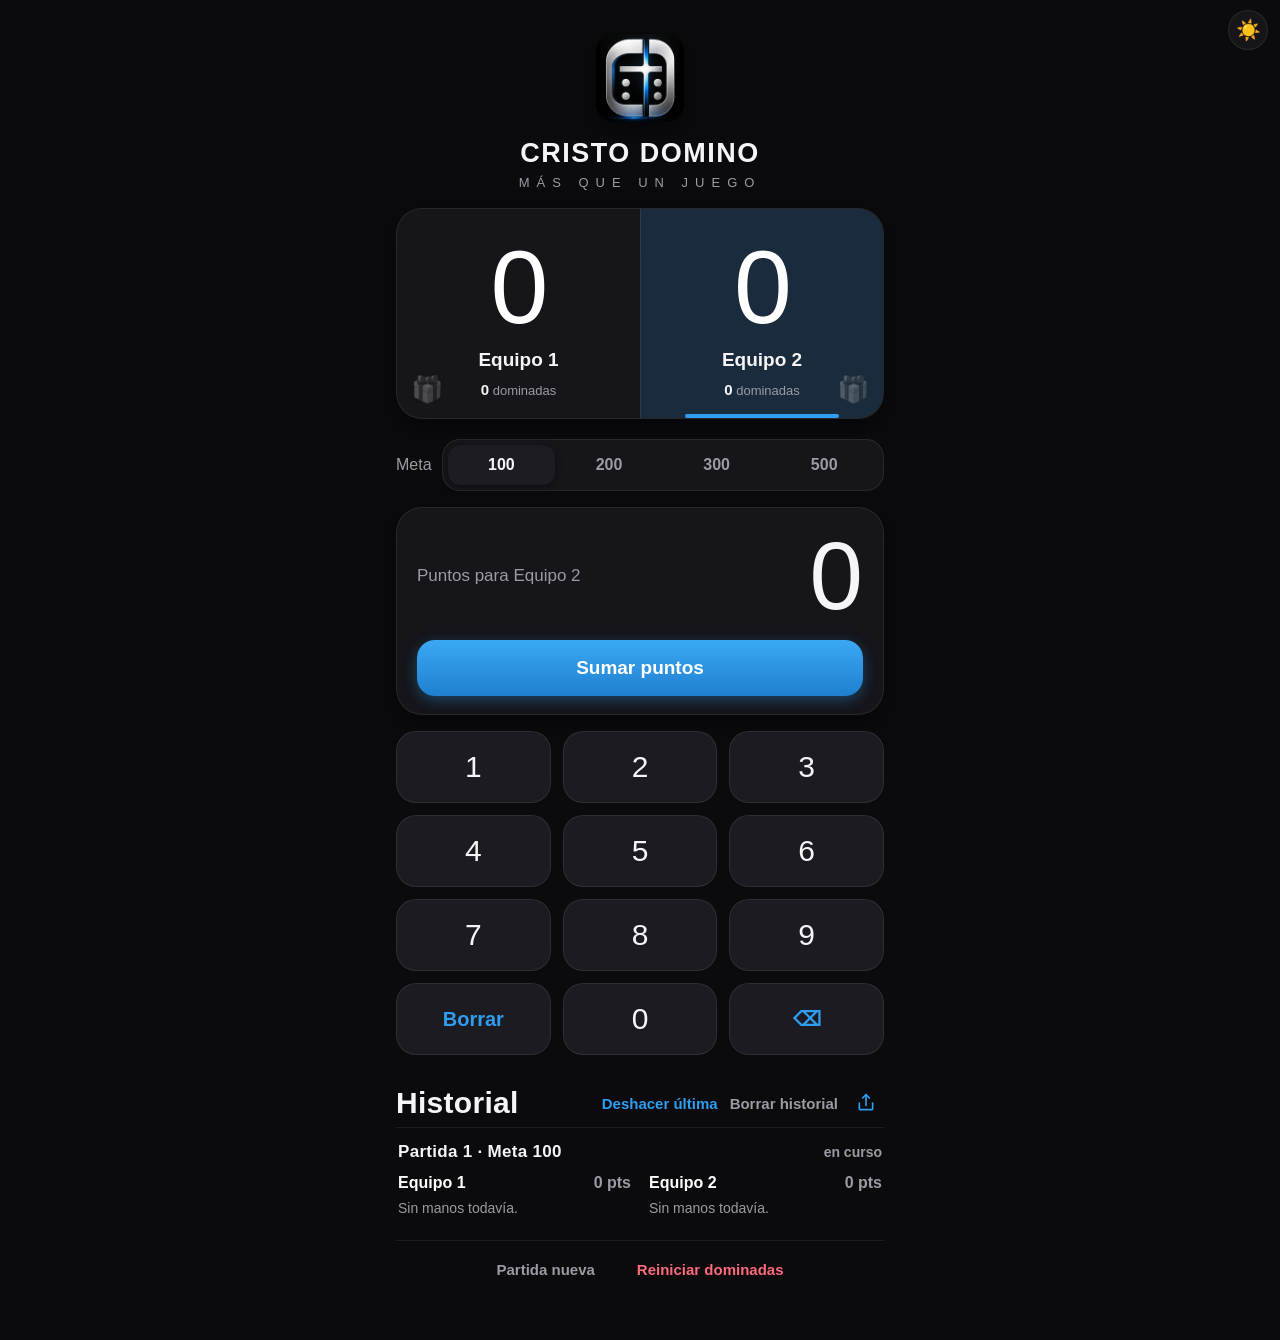
<file: index.html>
<!DOCTYPE html>
<html lang="es">
<head>
<meta charset="UTF-8">
<meta name="viewport" content="width=device-width, initial-scale=1, viewport-fit=cover">
<meta name="theme-color" content="#0b0b0e">
<meta name="description" content="Cristo Domino — anotador de dominó. Más que un juego.">
<title>Cristo Domino — Anotador de dominó</title>
<link rel="manifest" href="manifest.json">
<link rel="icon" type="image/png" sizes="32x32" href="icons/favicon-32.png">
<link rel="icon" href="icons/favicon.ico">
<link rel="apple-touch-icon" href="icons/apple-touch-icon.png">
<link rel="stylesheet" href="styles.css">
</head>
<body>

<button id="themeToggle" class="theme-toggle" aria-label="Cambiar modo claro u oscuro">☀️</button>

<header class="header">
  <img class="logo" src="icons/icon-192.png" alt="Símbolo de Cristo Domino">
  <h1>CRISTO DOMINO</h1>
  <p class="motto">MÁS QUE UN JUEGO</p>
</header>

<main class="wrap">

  <!-- Modo espectador -->
  <div id="spectBar" class="spect-bar" hidden>👁️ Estás mirando la partida en vivo</div>
  <div id="spectWait" class="spect-wait" hidden>Conectando con la partida…</div>

  <!-- Cuadros de puntaje -->
  <section class="scores" aria-label="Puntajes">
    <div class="score-card" data-team="0" id="card0">
      <div class="score-num" id="num0" title="Toca para cambiar el color">0</div>
      <div class="score-name" id="name0" title="Toca para editar el nombre">Equipo 1</div>
      <div class="dominadas"><span id="dom0">0</span> dominadas</div>
      <div class="team-indicator"></div>
      <button class="gift locked" id="gift0" data-team="0" aria-label="Pullas del Equipo 1">🎁<span class="gift-lvl" id="giftLvl0" hidden></span></button>
    </div>
    <div class="score-card" data-team="1" id="card1">
      <div class="score-num" id="num1" title="Toca para cambiar el color">0</div>
      <div class="score-name" id="name1" title="Toca para editar el nombre">Equipo 2</div>
      <div class="dominadas"><span id="dom1">0</span> dominadas</div>
      <div class="team-indicator"></div>
      <button class="gift locked" id="gift1" data-team="1" aria-label="Pullas del Equipo 2">🎁<span class="gift-lvl" id="giftLvl1" hidden></span></button>
    </div>
  </section>

  <!-- Selector de meta -->
  <section class="meta-row" aria-label="Meta de puntos">
    <span class="meta-label">Meta</span>
    <div class="meta-seg" id="metaSeg" role="group" aria-label="Elegir meta">
      <button data-meta="100">100</button>
      <button data-meta="200">200</button>
      <button data-meta="300">300</button>
      <button data-meta="500">500</button>
    </div>
  </section>

  <!-- Panel de puntos -->
  <section class="panel" aria-label="Anotar puntos">
    <div class="panel-top">
      <span class="panel-title" id="panelTitle">Puntos para Equipo 2</span>
      <span class="entry" id="entryDisplay">0</span>
    </div>
    <button class="sum-btn" id="sumBtn">Sumar puntos</button>
  </section>

  <!-- Teclado -->
  <section class="keypad" aria-label="Teclado numérico">
    <button data-key="1">1</button>
    <button data-key="2">2</button>
    <button data-key="3">3</button>
    <button data-key="4">4</button>
    <button data-key="5">5</button>
    <button data-key="6">6</button>
    <button data-key="7">7</button>
    <button data-key="8">8</button>
    <button data-key="9">9</button>
    <button data-key="clear" class="accent-text">Borrar</button>
    <button data-key="0">0</button>
    <button data-key="back" class="accent-text" aria-label="Borrar un dígito">⌫</button>
  </section>

  <!-- Historial -->
  <section class="history" aria-label="Historial">
    <div class="history-head">
      <h2>Historial</h2>
      <div class="history-actions">
        <button id="undoBtn" class="link-btn accent">Deshacer última</button>
        <button id="clearHistoryBtn" class="link-btn muted">Borrar historial</button>
        <button id="shareBtn" class="icon-btn" aria-label="Compartir partida" title="Compartir partida"><svg viewBox="0 0 24 24" width="20" height="20" fill="none" stroke="currentColor" stroke-width="2" stroke-linecap="round" stroke-linejoin="round" aria-hidden="true"><path d="M4 12v7a1 1 0 0 0 1 1h14a1 1 0 0 0 1-1v-7"/><polyline points="16 6 12 2 8 6"/><line x1="12" y1="2" x2="12" y2="15"/></svg></button>
      </div>
    </div>
    <div id="historyBody"></div>
    <div class="history-foot">
      <button id="newGameBtn" class="link-btn muted">Partida nueva</button>
      <button id="resetDomBtn" class="link-btn danger">Reiniciar dominadas</button>
    </div>
  </section>

</main>

<!-- Modal de pullas -->
<div class="modal-backdrop" id="pullaBackdrop" hidden>
  <div class="pulla-sheet" role="dialog" aria-modal="true" aria-labelledby="pullaTitle">
    <button class="sheet-close" id="pullaClose" aria-label="Cerrar">✕</button>
    <h3 id="pullaTitle">Pullas</h3>
    <div id="pullaGroups"></div>
  </div>
</div>

<!-- Aviso de ganador -->
<div class="modal-backdrop" id="winnerBackdrop" hidden>
  <div class="winner-card" role="alertdialog" aria-modal="true">
    <div class="winner-emoji">🏆</div>
    <h3 id="winnerTitle">¡Equipo 2 ganó la partida!</h3>
    <p id="winnerSub"></p>
    <button class="sum-btn" id="winnerOk">Aceptar</button>
  </div>
</div>

<!-- Aviso de ganador (espectador: sin botones) -->
<div class="modal-backdrop" id="spectWin" hidden>
  <div class="winner-card" role="alertdialog" aria-modal="true">
    <div class="winner-emoji">🏆</div>
    <h3 id="spectWinTitle">¡Ganó la partida!</h3>
    <p id="spectWinSub"></p>
  </div>
</div>

<div class="toast" id="toast" role="status"></div>
<canvas id="confetti" aria-hidden="true"></canvas>

<script src="app.js"></script>
</body>
</html>
</file>
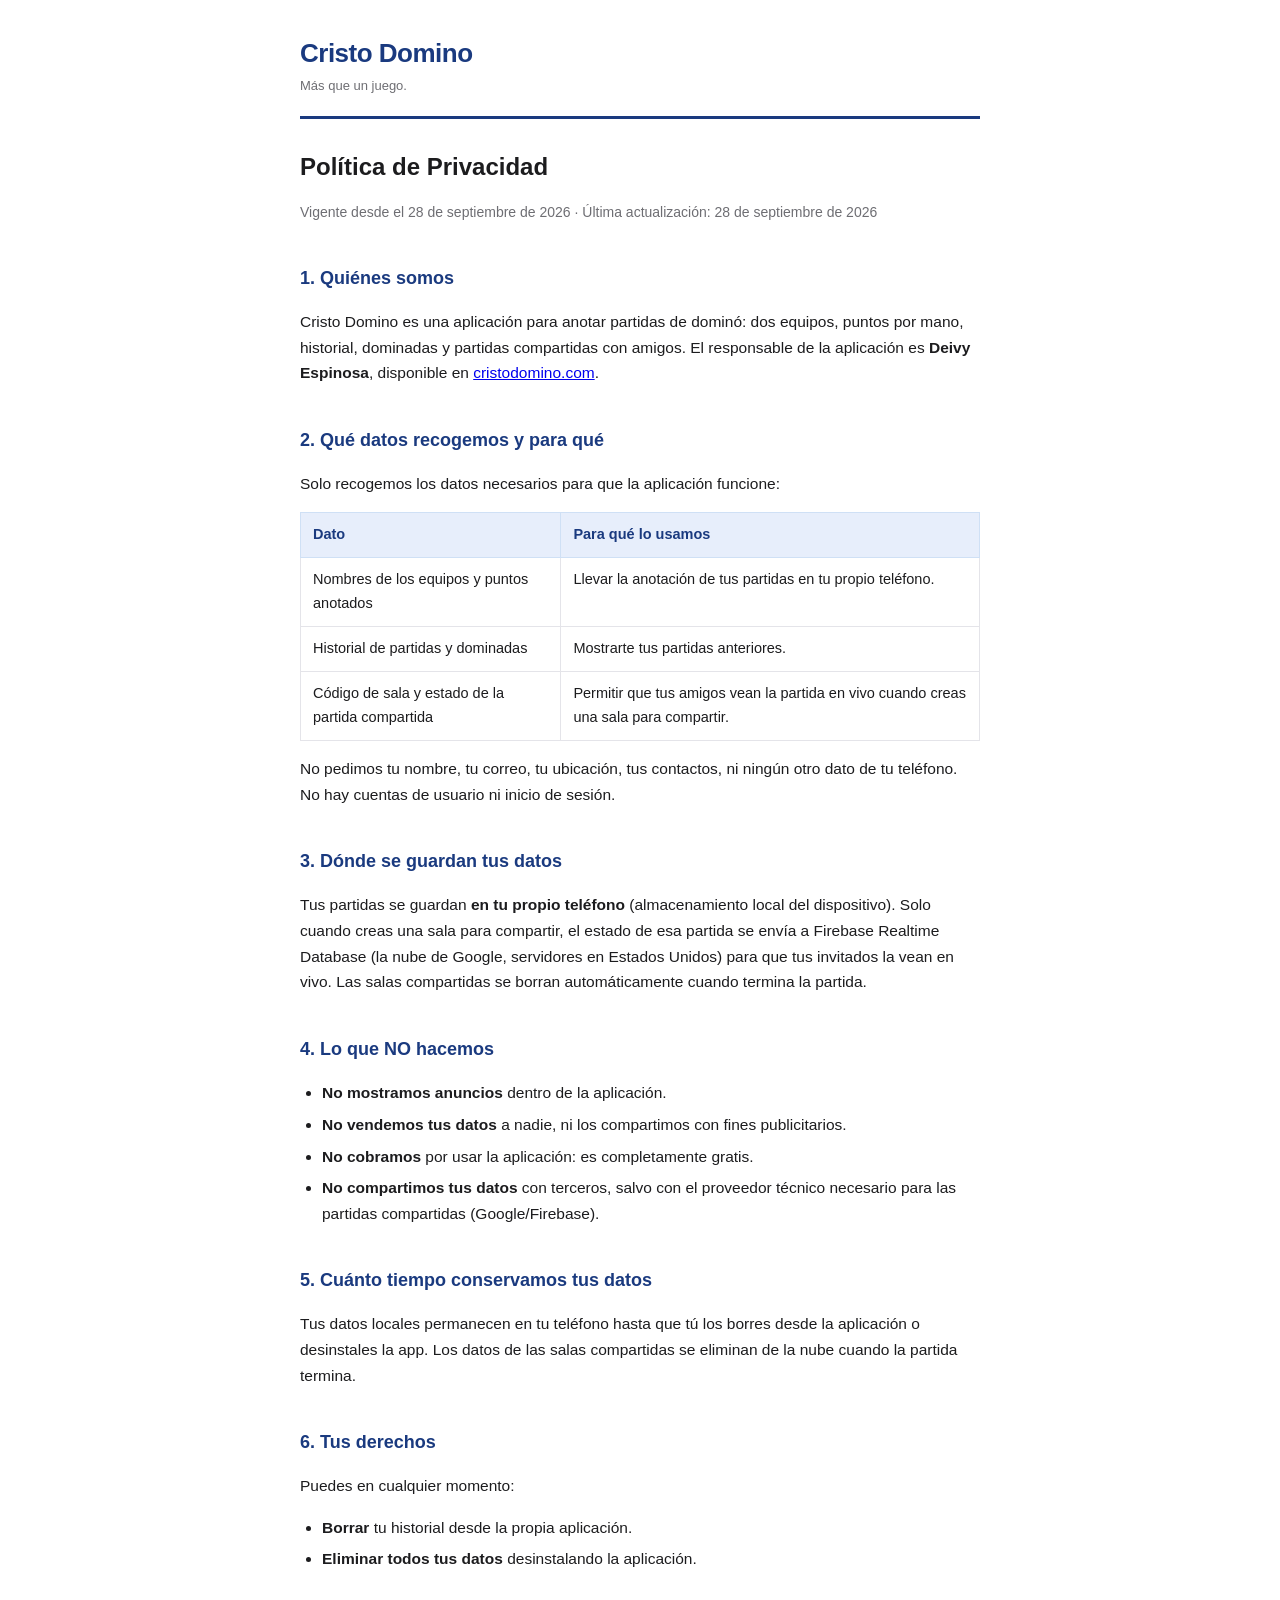
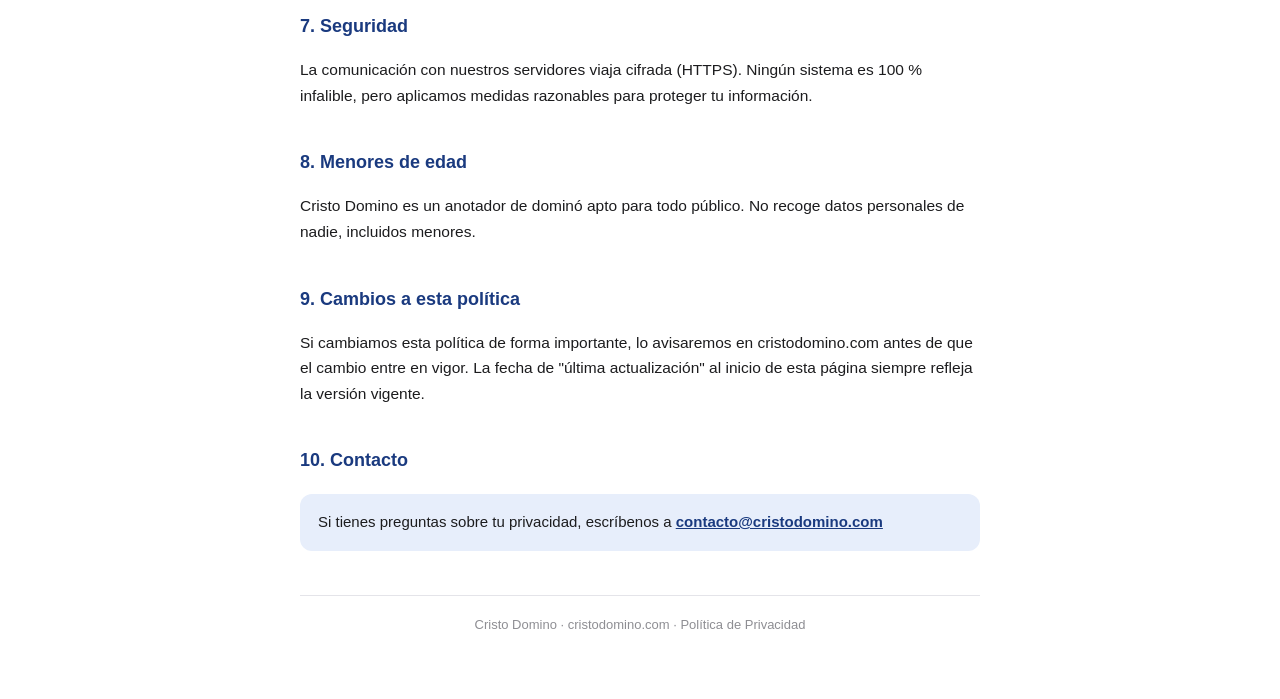
<file: privacidad.html>
<!DOCTYPE html>
<html lang="es">
<head>
<meta charset="utf-8">
<meta name="viewport" content="width=device-width, initial-scale=1">
<title>Política de Privacidad — Cristo Domino</title>
<style>
  *{box-sizing:border-box}
  body{margin:0;background:#ffffff;color:#1c1c1e;font-family:-apple-system,BlinkMacSystemFont,"Segoe UI",Roboto,Helvetica,Arial,sans-serif;line-height:1.65}
  .wrap{max-width:720px;margin:0 auto;padding:32px 20px 64px}
  header{border-bottom:3px solid #1a3a7f;padding-bottom:20px;margin-bottom:28px}
  header .brand{font-size:26px;font-weight:800;color:#1a3a7f;letter-spacing:-.5px}
  header .brand small{display:block;font-size:13px;font-weight:500;color:#6e6e73;letter-spacing:0}
  h1{font-size:24px;margin:6px 0 4px}
  .vigencia{color:#6e6e73;font-size:14px}
  h2{font-size:18px;color:#1a3a7f;margin:32px 0 10px;padding-top:8px}
  p,li{font-size:15.5px}
  ul{padding-left:22px}
  li{margin-bottom:6px}
  table{width:100%;border-collapse:collapse;margin:14px 0;font-size:14.5px}
  th{background:#e7eefb;color:#1a3a7f;text-align:left;padding:10px 12px;border:1px solid #cfe0f5}
  td{padding:10px 12px;border:1px solid #e4e4e9;vertical-align:top}
  .nota{background:#fff8e6;border:1px solid #f0d98c;border-radius:10px;padding:12px 16px;font-size:14px;margin:18px 0}
  .nota strong{color:#8a6d1a}
  .contacto{background:#e7eefb;border-radius:12px;padding:16px 18px;margin:18px 0;font-size:15px}
  .contacto a{color:#1a3a7f;font-weight:700}
  footer{margin-top:44px;padding-top:18px;border-top:1px solid #e4e4e9;color:#8e8e93;font-size:13px;text-align:center}
</style>
</head>
<body>
<div class="wrap">

<header>
  <div class="brand">Cristo Domino<small>Más que un juego.</small></div>
</header>

<h1>Política de Privacidad</h1>
<p class="vigencia">Vigente desde el 28 de septiembre de 2026 · Última actualización: 28 de septiembre de 2026</p>

<h2>1. Quiénes somos</h2>
<p>Cristo Domino es una aplicación para anotar partidas de dominó: dos equipos, puntos por mano, historial, dominadas y partidas compartidas con amigos. El responsable de la aplicación es <strong>Deivy Espinosa</strong>, disponible en <a href="https://cristodomino.com">cristodomino.com</a>.</p>

<h2>2. Qué datos recogemos y para qué</h2>
<p>Solo recogemos los datos necesarios para que la aplicación funcione:</p>
<table>
  <tr><th>Dato</th><th>Para qué lo usamos</th></tr>
  <tr><td>Nombres de los equipos y puntos anotados</td><td>Llevar la anotación de tus partidas en tu propio teléfono.</td></tr>
  <tr><td>Historial de partidas y dominadas</td><td>Mostrarte tus partidas anteriores.</td></tr>
  <tr><td>Código de sala y estado de la partida compartida</td><td>Permitir que tus amigos vean la partida en vivo cuando creas una sala para compartir.</td></tr>
</table>
<p>No pedimos tu nombre, tu correo, tu ubicación, tus contactos, ni ningún otro dato de tu teléfono. No hay cuentas de usuario ni inicio de sesión.</p>

<h2>3. Dónde se guardan tus datos</h2>
<p>Tus partidas se guardan <strong>en tu propio teléfono</strong> (almacenamiento local del dispositivo). Solo cuando creas una sala para compartir, el estado de esa partida se envía a Firebase Realtime Database (la nube de Google, servidores en Estados Unidos) para que tus invitados la vean en vivo. Las salas compartidas se borran automáticamente cuando termina la partida.</p>

<h2>4. Lo que NO hacemos</h2>
<ul>
  <li><strong>No mostramos anuncios</strong> dentro de la aplicación.</li>
  <li><strong>No vendemos tus datos</strong> a nadie, ni los compartimos con fines publicitarios.</li>
  <li><strong>No cobramos</strong> por usar la aplicación: es completamente gratis.</li>
  <li><strong>No compartimos tus datos</strong> con terceros, salvo con el proveedor técnico necesario para las partidas compartidas (Google/Firebase).</li>
</ul>

<h2>5. Cuánto tiempo conservamos tus datos</h2>
<p>Tus datos locales permanecen en tu teléfono hasta que tú los borres desde la aplicación o desinstales la app. Los datos de las salas compartidas se eliminan de la nube cuando la partida termina.</p>

<h2>6. Tus derechos</h2>
<p>Puedes en cualquier momento:</p>
<ul>
  <li><strong>Borrar</strong> tu historial desde la propia aplicación.</li>
  <li><strong>Eliminar todos tus datos</strong> desinstalando la aplicación.</li>
</ul>

<h2>7. Seguridad</h2>
<p>La comunicación con nuestros servidores viaja cifrada (HTTPS). Ningún sistema es 100&nbsp;% infalible, pero aplicamos medidas razonables para proteger tu información.</p>

<h2>8. Menores de edad</h2>
<p>Cristo Domino es un anotador de dominó apto para todo público. No recoge datos personales de nadie, incluidos menores.</p>

<h2>9. Cambios a esta política</h2>
<p>Si cambiamos esta política de forma importante, lo avisaremos en cristodomino.com antes de que el cambio entre en vigor. La fecha de "última actualización" al inicio de esta página siempre refleja la versión vigente.</p>

<h2>10. Contacto</h2>
<div class="contacto">
  Si tienes preguntas sobre tu privacidad, escríbenos a
  <a href="mailto:contacto@cristodomino.com">contacto@cristodomino.com</a>
</div>

<footer>Cristo Domino · cristodomino.com · Política de Privacidad</footer>

</div>
</body>
</html>
</file>
<file: styles.css>
/* Cristo Domino — estilos. Sin dependencias externas. */

:root{
  --bg:#0b0b0e;
  --card:#15151a;
  --card2:#1c1c22;
  --border:rgba(255,255,255,.08);
  --text:#f5f5f7;
  --muted:#9b9ba4;
  --accent:#2f9df0;
  --accent-strong:#1f7fd0;
  --sel-tint:rgba(47,157,240,.16);
  --key-bg:#1b1b21;
  --shadow:0 8px 24px rgba(0,0,0,.45);
  --sheet-bg:#17171c;
}

body.light{
  --bg:#f1f2f4;
  --card:#ffffff;
  --card2:#e9ebee;
  --border:rgba(0,0,0,.09);
  --text:#141417;
  --muted:#6b6b74;
  --sel-tint:rgba(47,157,240,.12);
  --key-bg:#e7e9ec;
  --shadow:0 8px 24px rgba(0,0,0,.12);
  --sheet-bg:#ffffff;
}

*{box-sizing:border-box;-webkit-tap-highlight-color:transparent;}

html,body{margin:0;padding:0;}

body{
  background:var(--bg);
  color:var(--text);
  font-family:-apple-system,BlinkMacSystemFont,"Segoe UI",Roboto,"Helvetica Neue",Arial,sans-serif;
  min-height:100dvh;
  transition:background .25s,color .25s;
}

body.modal-open{overflow:hidden;}

.wrap{
  max-width:520px;
  margin:0 auto;
  padding:0 16px 48px;
}

/* ---------- Botón de tema ---------- */
.theme-toggle{
  position:fixed;
  top:calc(10px + env(safe-area-inset-top));
  right:12px;
  z-index:60;
  width:40px;height:40px;
  border-radius:50%;
  border:1px solid var(--border);
  background:var(--card);
  font-size:20px;
  cursor:pointer;
  display:flex;align-items:center;justify-content:center;
}

/* ---------- Encabezado ---------- */
.header{
  text-align:center;
  padding:34px 16px 18px;
}
.header .logo{
  width:76px;height:76px;
  border-radius:18px;
  box-shadow:var(--shadow);
}
/* El logo nuevo trae su propio fondo negro: se muestra directo con bordes
   redondeados en ambos temas. */
.header h1{
  margin:12px 0 6px;
  font-size:27px;
  letter-spacing:1.5px;
  font-weight:800;
}
.header .motto{
  margin:0;
  color:var(--muted);
  font-size:13px;
  letter-spacing:7px;
  font-weight:500;
}

/* ---------- Cuadros de puntaje ---------- */
.scores{
  display:flex;
  border:1px solid var(--border);
  border-radius:26px;
  overflow:hidden;
  background:var(--card);
  box-shadow:var(--shadow);
}
.score-card{
  position:relative;
  flex:1 1 50%;
  padding:26px 10px 20px;
  text-align:center;
  cursor:pointer;
  transition:background .2s;
  border-left:1px solid var(--border);
}
.score-card:first-child{border-left:none;}
.score-card.selected{background:var(--sel-tint);}

.score-num{
  font-size:92px;
  font-weight:200;
  line-height:1;
  letter-spacing:-2px;
  user-select:none;
}
.score-name{
  margin-top:10px;
  font-size:19px;
  font-weight:700;
}
.score-name .edit-input{
  width:90%;
  font-size:19px;font-weight:700;
  text-align:center;
  color:var(--text);
  background:var(--card2);
  border:1px solid var(--accent);
  border-radius:10px;
  padding:4px 6px;
}
.dominadas{
  margin-top:10px;
  font-size:13px;
  color:var(--muted);
}
.dominadas span{font-weight:700;color:var(--text);font-size:15px;}
.team-indicator{
  position:absolute;
  left:18%;right:18%;bottom:0;
  height:4px;border-radius:4px;
  background:transparent;
}
.score-card.selected .team-indicator{background:var(--accent);}

.gift{
  position:absolute;
  bottom:10px;
  font-size:26px;
  background:none;border:none;
  cursor:pointer;
  padding:6px;
  line-height:1;
}
#gift0{left:8px;}
#gift1{right:8px;}
.gift.locked{filter:grayscale(1);opacity:.35;}
.gift.unlocked{filter:none;opacity:1;animation:giftGlow 2.4s ease-in-out infinite;}
.gift-lvl{
  position:absolute;top:0;right:0;
  min-width:18px;height:18px;line-height:18px;
  border-radius:9px;background:var(--accent);color:#fff;
  font-size:11px;font-weight:700;text-align:center;padding:0 4px;
}
@keyframes giftGlow{
  0%,100%{transform:scale(1);}
  50%{transform:scale(1.12);}
}

/* ---------- Botones tipo enlace ---------- */
.link-btn{
  background:none;border:none;
  color:var(--accent);
  font-size:15px;font-weight:600;
  cursor:pointer;
  padding:6px 4px;
}
.link-btn.muted{color:var(--muted);}
.link-btn.danger{color:#ff6b7a;}
.link-btn.accent{color:var(--accent);}
.discreet{
  display:block;margin:18px auto 0;
  background:none;border:none;
  color:var(--muted);
  font-size:13px;
  cursor:pointer;
  text-decoration:underline;
  opacity:.8;
}

/* ---------- Meta ---------- */
.meta-row{
  display:flex;align-items:center;
  margin:20px 0 0;
}
.meta-label{color:var(--muted);font-size:16px;margin-right:10px;}
.meta-seg{
  flex:1;
  display:flex;
  background:var(--card);
  border:1px solid var(--border);
  border-radius:18px;
  padding:5px;
}
.meta-seg button{
  flex:1;
  border:none;background:none;
  color:var(--muted);
  font-size:16px;font-weight:600;
  padding:11px 0;
  border-radius:13px;
  cursor:pointer;
}
.meta-seg button.active{
  background:var(--card2);
  color:var(--text);
  box-shadow:0 2px 8px rgba(0,0,0,.25);
}

/* ---------- Panel de puntos ---------- */
.panel{
  margin-top:16px;
  background:var(--card);
  border:1px solid var(--border);
  border-radius:26px;
  padding:20px 20px 18px;
  box-shadow:var(--shadow);
}
.panel-top{
  display:flex;align-items:center;justify-content:space-between;
  margin-bottom:16px;
  min-height:96px;
}
.panel-title{color:var(--muted);font-size:17px;}
.entry{
  font-size:96px;
  font-weight:200;
  line-height:1;
  color:var(--text);
  transition:font-size .15s;
  user-select:none;
}
.entry.shrink{font-size:58px;}
.entry.shake{animation:shake .3s;}
@keyframes shake{
  0%,100%{transform:translateX(0);}
  25%{transform:translateX(-7px);}
  75%{transform:translateX(7px);}
}
.sum-btn{
  width:100%;
  border:none;cursor:pointer;
  background:linear-gradient(180deg,#3aa9f5,#1f7fd0);
  color:#fff;
  font-size:19px;font-weight:700;
  padding:17px 0;
  border-radius:18px;
  box-shadow:0 4px 14px rgba(47,157,240,.35);
}
.sum-btn:active{transform:scale(.98);}

/* ---------- Teclado ---------- */
.keypad{
  display:grid;
  grid-template-columns:repeat(3,1fr);
  gap:12px;
  margin-top:16px;
}
.keypad button{
  border:1px solid var(--border);
  background:var(--key-bg);
  color:var(--text);
  font-size:30px;font-weight:500;
  padding:18px 0;
  border-radius:20px;
  cursor:pointer;
}
.keypad button:active{transform:scale(.96);background:var(--card2);}
.keypad .accent-text{color:var(--accent);font-size:20px;font-weight:600;}

/* ---------- Historial ---------- */
.history{margin-top:30px;}
.history-head{
  display:flex;align-items:center;justify-content:space-between;
  gap:8px;flex-wrap:wrap;
}
.history-head h2{margin:0;font-size:30px;font-weight:800;letter-spacing:.3px;min-width:0;}
.history-actions{display:flex;gap:8px;align-items:center;flex-wrap:wrap;justify-content:flex-end;min-width:0;}
.history-actions .link-btn{padding:6px 2px;white-space:nowrap;}

/* Botón de compartir: un solo ícono compacto (sin texto) */
.icon-btn{
  background:none;border:none;cursor:pointer;
  color:var(--accent);
  width:36px;height:36px;flex:0 0 auto;
  display:inline-flex;align-items:center;justify-content:center;
  padding:0;border-radius:10px;position:relative;
}
.icon-btn.sharing{color:#34c77b;}
.icon-btn.sharing::after{
  content:'';position:absolute;top:4px;right:4px;
  width:8px;height:8px;border-radius:50%;background:#34c77b;
}

/* Bloque por partida: "Partida N · Meta X" / "Ganó Equipo Y" (o "en curso") */
.hist-match{
  border-top:1px solid var(--border);
  padding:14px 2px 6px;
  margin-top:6px;
}
.hist-match-head{
  display:flex;align-items:baseline;justify-content:space-between;
  gap:8px;margin-bottom:12px;
}
.hist-match-title{
  color:var(--text);font-size:17px;font-weight:800;letter-spacing:.3px;
}
.hist-match-right{
  color:var(--muted);font-size:14px;font-weight:600;white-space:nowrap;
}
/* Dos columnas por equipo */
.hist-cols{display:flex;gap:18px;}
.hist-col{flex:1;min-width:0;}
.hist-col-head{
  display:flex;align-items:baseline;justify-content:space-between;
  gap:8px;margin-bottom:8px;
}
.hist-team{color:var(--text);font-size:16px;font-weight:800;white-space:nowrap;overflow:hidden;text-overflow:ellipsis;}
.hist-total{color:var(--muted);font-size:16px;font-weight:600;white-space:nowrap;}
.hist-row{
  display:flex;align-items:center;justify-content:space-between;
  padding:9px 2px;
  font-size:16px;
}
.hist-row .n{color:var(--muted);font-size:16px;}
.hist-row .pts{font-weight:800;}
.hist-empty{color:var(--muted);font-size:14px;margin:4px 0 8px;}

.history-foot{
  border-top:1px solid var(--border);
  margin-top:10px;padding:14px 0 8px;
  display:flex;justify-content:center;gap:34px;
}

/* ---------- Modal de pullas ---------- */
.modal-backdrop{
  position:fixed;inset:0;z-index:80;
  background:rgba(0,0,0,.62);
  display:flex;align-items:center;justify-content:center;
  padding:0 22px;
}
.modal-backdrop[hidden]{display:none;}
.pulla-sheet{
  width:100%;max-width:460px;
  max-height:72dvh;overflow-y:auto;
  background:var(--sheet-bg);
  border:1px solid var(--border);
  border-radius:24px;
  padding:22px 18px 26px;
  position:relative;
  box-shadow:var(--shadow);
  -webkit-overflow-scrolling:touch;
}
.pulla-sheet h3{margin:0 0 6px;font-size:21px;text-align:center;}
.sheet-close{
  position:absolute;top:10px;right:12px;
  background:none;border:none;
  color:var(--muted);font-size:20px;cursor:pointer;padding:8px;
}
.pulla-sec-title{
  margin:16px 0 4px;
  font-size:14px;font-weight:700;color:var(--muted);
  text-transform:uppercase;letter-spacing:1px;
}
.pulla-row{
  display:flex;gap:16px;
  overflow-x:auto;
  padding:14px 6px 16px;
  scroll-snap-type:x mandatory;
  -webkit-overflow-scrolling:touch;
  scrollbar-width:none;
}
.pulla-row::-webkit-scrollbar{display:none;}
.pulla-item{
  flex:0 0 auto;
  scroll-snap-align:center;
  display:flex;flex-direction:column;align-items:center;
  width:96px;
  background:none;border:none;cursor:pointer;
  color:var(--text);
}
.pulla-emoji{
  width:76px;height:76px;
  display:flex;align-items:center;justify-content:center;
  font-size:44px;
  background:var(--card2);
  border:1px solid var(--border);
  border-radius:50%;
  margin-bottom:8px;
}
.pulla-item:active .pulla-emoji{transform:scale(.92);}
.pulla-name{font-size:13px;font-weight:600;text-align:center;line-height:1.25;}
.pulla-hint{color:var(--muted);font-size:14px;text-align:center;margin:14px 6px 0;}

/* ---------- Ganador ---------- */
.winner-card{
  width:100%;max-width:380px;
  background:var(--sheet-bg);
  border:1px solid var(--border);
  border-radius:26px;
  padding:30px 24px 24px;
  text-align:center;
  box-shadow:var(--shadow);
}
.winner-emoji{font-size:64px;}
.winner-card h3{margin:12px 0 6px;font-size:23px;}
.winner-card p{color:var(--muted);margin:6px 0;}
.winner-sub{opacity:.85;}
.winner-card .sum-btn{margin-top:16px;}

/* ---------- Pulla enviada ---------- */
.fly{
  position:fixed;z-index:120;
  font-size:34px;line-height:1;
  pointer-events:none;
}
.pulla-big{
  position:fixed;inset:0;z-index:110;
  display:flex;flex-direction:column;align-items:center;justify-content:center;
  pointer-events:none;
  opacity:0;transform:scale(.5);
  transition:opacity .3s,transform .3s;
}
.pulla-big.show{opacity:1;transform:scale(1);}
.pb-emoji{font-size:120px;filter:drop-shadow(0 10px 30px rgba(0,0,0,.5));}
.pb-title{
  margin-top:14px;font-size:22px;font-weight:800;
  background:rgba(0,0,0,.55);color:#fff;
  padding:10px 22px;border-radius:16px;
}

/* ---------- Toast ---------- */
.toast{
  position:fixed;top:calc(14px + env(safe-area-inset-top));left:50%;
  transform:translateX(-50%) translateY(-80px);
  z-index:130;
  background:var(--card2);
  border:1px solid var(--border);
  color:var(--text);
  font-size:15px;font-weight:600;
  padding:12px 20px;border-radius:16px;
  box-shadow:var(--shadow);
  transition:transform .3s;
  max-width:88vw;text-align:center;
  pointer-events:none;
}
.toast.show{transform:translateX(-50%) translateY(0);}

/* ---------- Confeti ---------- */
#confetti{
  position:fixed;inset:0;z-index:100;
  pointer-events:none;
  width:100vw;height:100dvh;
}

/* ---------- Modo espectador ---------- */
body.espectador .keypad,
body.espectador .panel,
body.espectador .meta-row,
body.espectador .history,
body.espectador #resetDomBtn,
body.espectador .theme-toggle{display:none;}
body.espectador .score-card{cursor:default;}
.spect-bar{
  text-align:center;
  color:var(--muted);
  font-size:14px;font-weight:600;
  margin:0 0 12px;
}
.spect-bar[hidden]{display:none;}
.spect-wait{
  text-align:center;
  color:var(--accent);
  font-size:15px;font-weight:600;
  margin:20px 0 6px;
  animation:giftGlow 2s ease-in-out infinite;
}
.spect-wait[hidden]{display:none;}
/* (estado "compartiendo" del botón: ver .icon-btn.sharing arriba) */

/* ---------- Pantallas grandes ---------- */
@media (min-width:560px){
  .header .logo{width:88px;height:88px;}
  .score-num{font-size:104px;}
}
@media (prefers-reduced-motion:reduce){
  *{animation-duration:.01ms !important;transition-duration:.01ms !important;}
}
</file>
